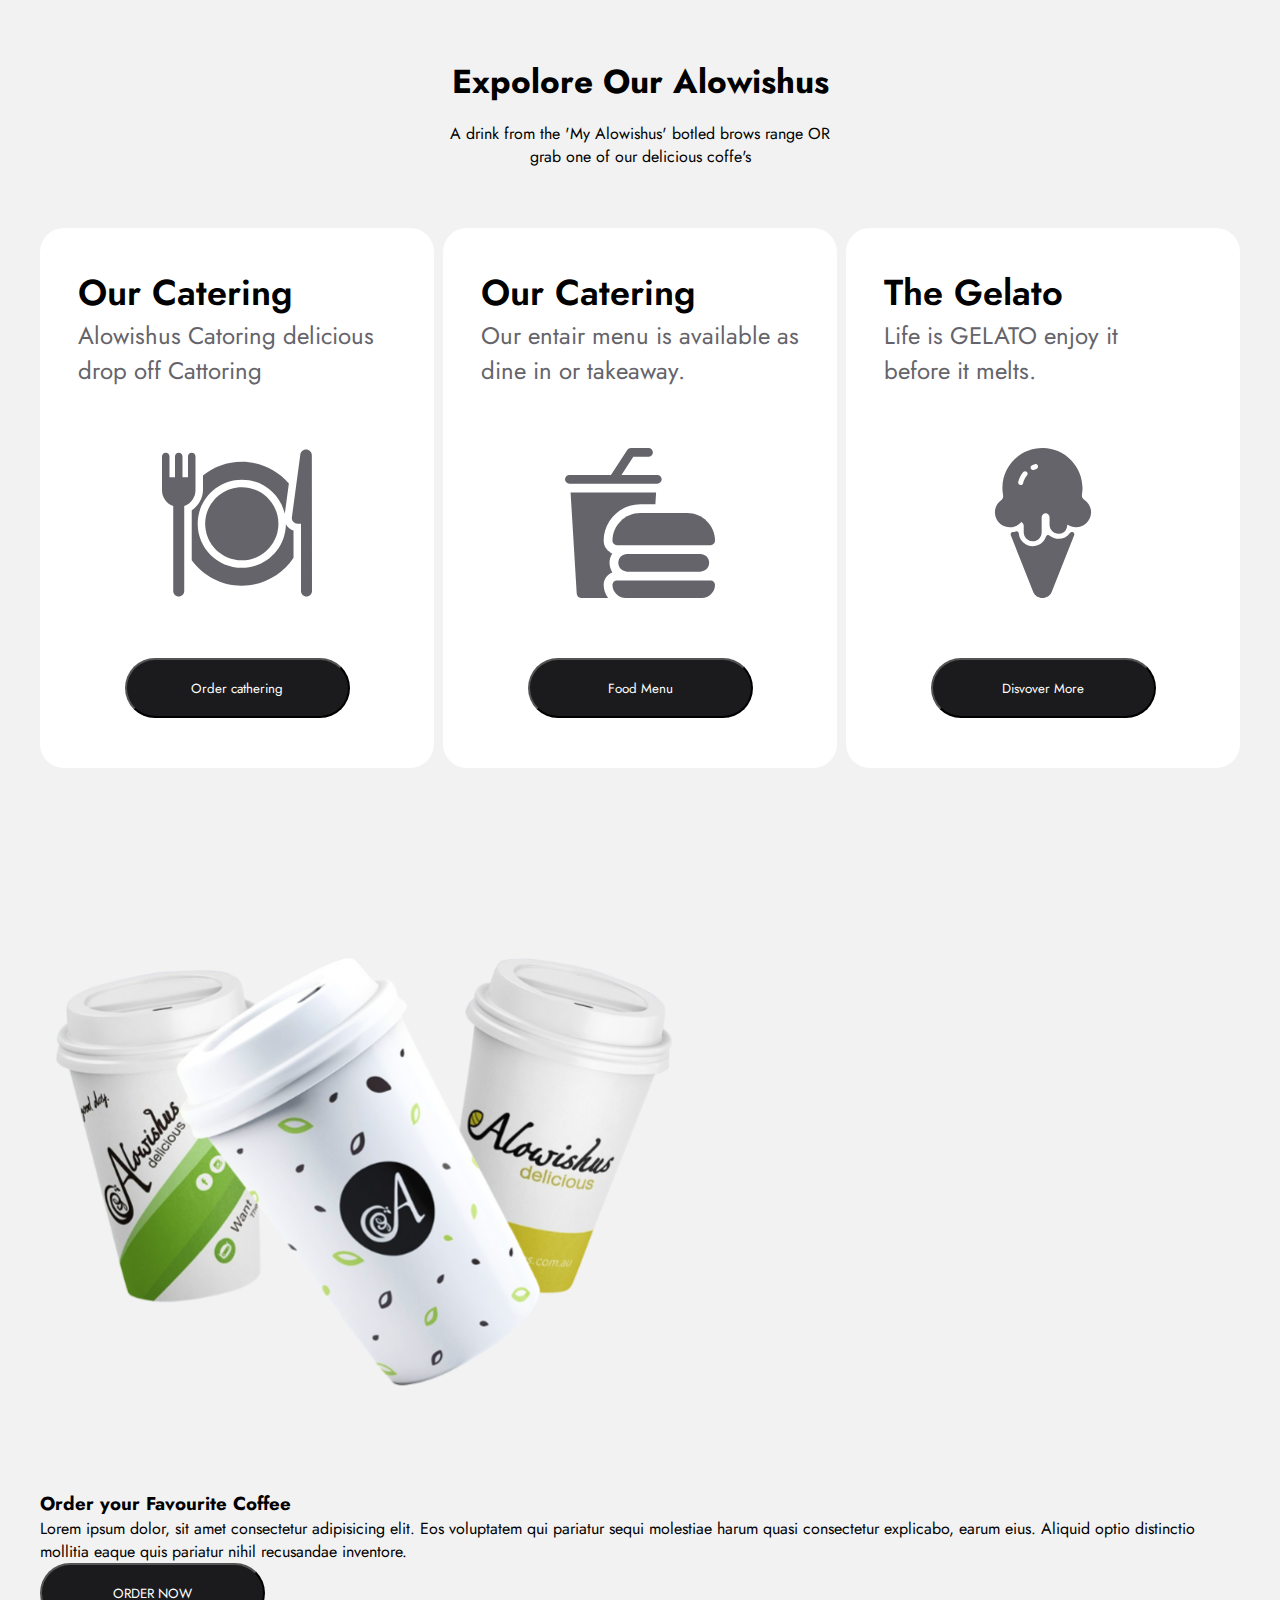
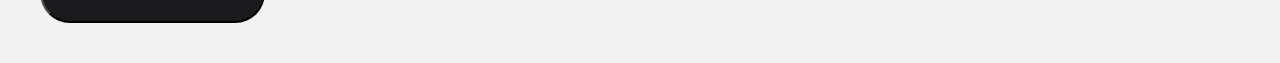
<file: assets/index.html>
<!DOCTYPE html>
<html lang="en">
  <head>
    <meta charset="UTF-8" />
    <meta name="viewport" content="width=device-width, initial-scale=1.0" />
    <title>Document</title>
    <link rel="stylesheet" href="./style.css" />
  </head>
  <body>
    <main>
      <section>
        <div class="container">
          <div class="wrapper">
            <h1 class="ex">Expolore Our Alowishus</h1>
            <p class="or">
              A drink from the 'My Alowishus' botled brows range OR <br />
              grab one of our delicious coffe's
            </p>
            <div class="vilkalar">
              <div class="vilka">
                <h2 class="pichoq">Our Catering</h2>
                <p class="tarelka">
                  Alowishus Catoring delicious drop off Cattoring
                </p>
                <div class="img">
                  <img src="./icons/vilkaqoshiq.svg" alt="" />
                  <button>Order cathering</button>
                </div>
              </div>

              <div class="vilka">
                <h2 class="pichoq">Our Catering</h2>
                <p class="tarelka">
                  Our entair menu is available as dine in or takeaway.
                </p>
                <div class="img">
                  <img src="./icons/fast-food.svg" alt="" />
                  <button>Food Menu</button>
                </div>
              </div>

              <div class="vilka">
                <h2 class="pichoq">The Gelato</h2>
                <p class="tarelka">
                  Life is GELATO enjoy it <br />
                  before it melts.
                </p>
                <div class="img">
                  <img src="./icons/ice-cream.svg" alt="" />
                  <button>Disvover More</button>
                </div>
              </div>
            </div>
          </div>
        </div>
      </section>
      <section>
        <img src="./icons/idish.svg" alt="" />
        <div class="container">
          <h3>Order your Favourite Coffee</h3>
          <p>
            Lorem ipsum dolor, sit amet consectetur adipisicing elit. Eos
            voluptatem qui pariatur sequi molestiae harum quasi consectetur
            explicabo, earum eius. Aliquid optio distinctio mollitia eaque quis
            pariatur nihil recusandae inventore.
          </p>
          <button>ORDER NOW</button>
        </div>
      </section>
    </main>
  </body>
</html>
</file>
<file: assets/style.css>
@import url("https://fonts.googleapis.com/css2?family=Jost:ital,wght@0,100..900;1,100..900&display=swap");
* {
  margin: 0;
  padding: 0;
  box-sizing: border-box;
  font-family: "Jost", sans-serif;
}
main {
  background-color: #f2f2f2;
}
.container {
  max-width: 1320px;
  padding: 40px;
  margin: 0 auto;
}
.ex {
  text-align: center;
  text-transform: capitalize;
  font-size: 25pt;
  margin: 17px;
}
.or {
  text-align: center;
}
.vilkalar{
  display: flex;
  align-items: center;
  justify-content: space-between;
  margin: 60px 0;
}
.vilka {
  width: 394px;
  height: 540px;
  border-radius: 24px;
  padding: 38px;
  background-color: white;
  display: flex;
  flex-direction: column;
}
.pichoq {
  font-size: 36px;
  font-weight: 600;
}
.vilka h2 {
  text-align: left;
}
.img {
  justify-content: center;
  align-items: center;
  display: flex;
  flex-direction: column;
}
.img img {
  width: 150px;
  height: 150px;
  margin: 60px 0;
}
.tarelka {
  color: #64646a;
  font-size: 24px;
}
button {
  width: 225px;
  background-color: #1b1b1d;
  height: 60px;
  border-radius: 126px;
  color: white;
}
</file>
